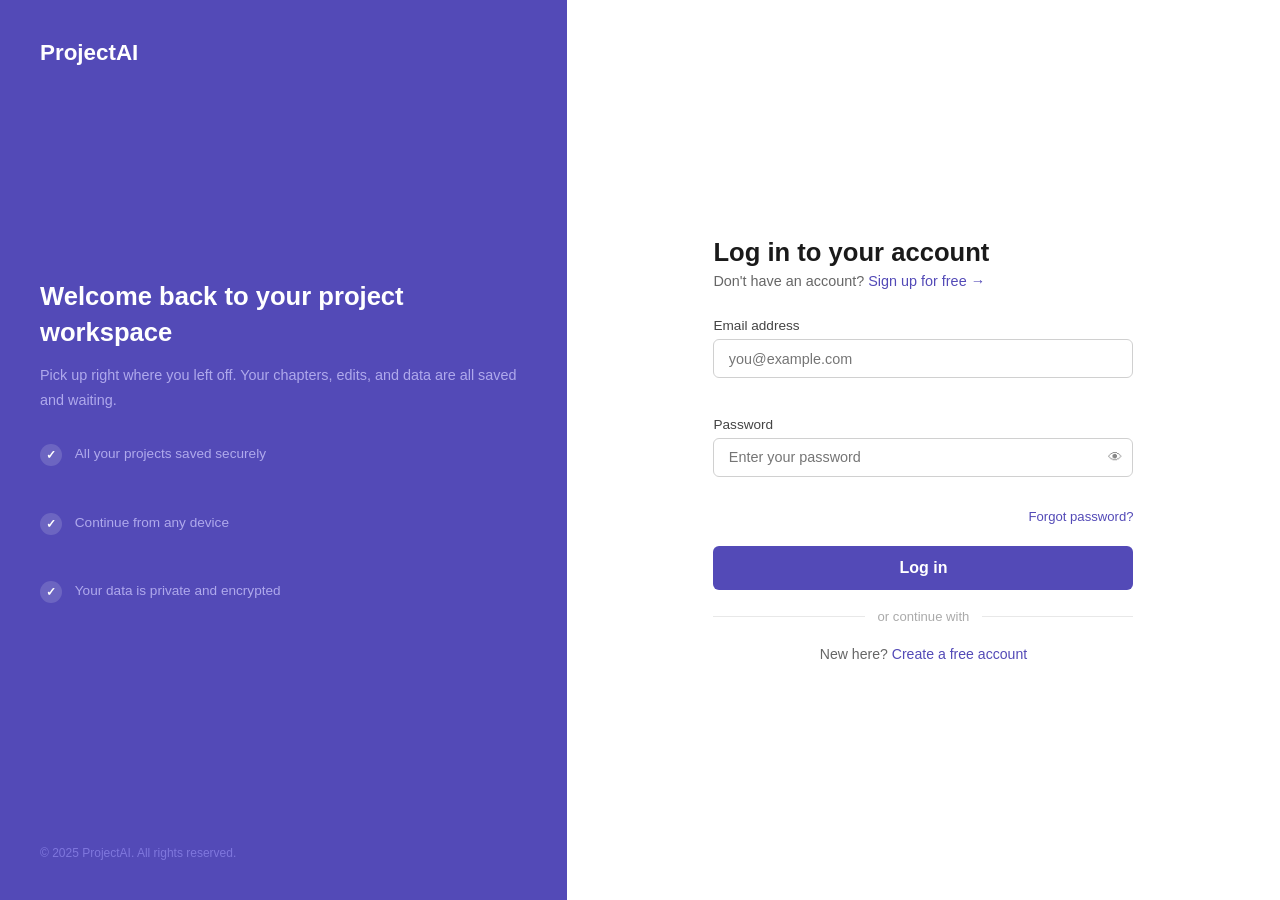
<file: Dashboard.html>
<!DOCTYPE html>
<html lang="en">
<head>
  <meta charset="UTF-8" />
  <meta name="viewport" content="width=device-width, initial-scale=1.0"/>
  <title>ProjectAI — Dashboard</title>
  <style>
    *, *::before, *::after { box-sizing: border-box; margin: 0; padding: 0; }

    body {
      font-family: -apple-system, BlinkMacSystemFont, 'Segoe UI', Roboto, sans-serif;
      color: #1a1a1a;
      background: #f7f6fe;
    }

    /* ── Layout ── */
    .layout {
      display: flex;
      min-height: 100vh;
    }

    /* ── Sidebar ── */
    .sidebar {
      width: 220px;
      background: #fff;
      border-right: 1px solid #e8e8e8;
      display: flex;
      flex-direction: column;
      justify-content: space-between;
      padding: 1.5rem 0;
      transition: width 0.25s ease;
      overflow: hidden;
      flex-shrink: 0;
      position: fixed;
      top: 0;
      left: 0;
      height: 100vh;
      z-index: 50;
    }

    .sidebar.collapsed { width: 60px; }

    .sidebar-top {
      padding: 0 1rem 1.2rem;
      border-bottom: 1px solid #e8e8e8;
      margin-bottom: 1rem;
      display: flex;
      align-items: center;
      justify-content: space-between;
    }

    .sidebar-logo {
      font-size: 1.2rem;
      font-weight: 700;
      color: #534AB7;
      white-space: nowrap;
      transition: opacity 0.15s;
      text-decoration: none;
    }

    .sidebar.collapsed .sidebar-logo { opacity: 0; width: 0; overflow: hidden; }

    .toggle-btn {
      min-width: 28px;
      height: 28px;
      border-radius: 6px;
      border: 1px solid #e8e8e8;
      background: #f7f6fe;
      cursor: pointer;
      display: flex;
      align-items: center;
      justify-content: center;
      flex-shrink: 0;
    }

    .toggle-btn svg {
      width: 14px;
      height: 14px;
      stroke: #666;
      fill: none;
      stroke-width: 2;
      transition: transform 0.2s;
    }

    .sidebar.collapsed .toggle-btn svg { transform: rotate(180deg); }

    .sidebar-nav {
      display: flex;
      flex-direction: column;
      gap: 2px;
      padding: 0 0.6rem;
      flex: 1;
    }

    .nav-item {
      display: flex;
      align-items: center;
      gap: 0.7rem;
      padding: 0.65rem 0.7rem;
      border-radius: 8px;
      font-size: 0.88rem;
      color: #555;
      cursor: pointer;
      white-space: nowrap;
      text-decoration: none;
      position: relative;
      transition: background 0.15s;
    }

    .nav-item:hover { background: #f7f6fe; color: #534AB7; }
    .nav-item.active { background: #EEEDFE; color: #3C3489; font-weight: 600; }

    .nav-item svg {
      min-width: 18px;
      width: 18px;
      height: 18px;
      stroke: currentColor;
      fill: none;
      stroke-width: 1.8;
      flex-shrink: 0;
    }

    .nav-label { transition: opacity 0.15s; }
    .sidebar.collapsed .nav-label { opacity: 0; width: 0; overflow: hidden; }

    .nav-tooltip {
      display: none;
      position: absolute;
      left: 52px;
      background: #1a1a1a;
      color: #fff;
      border-radius: 6px;
      padding: 0.3rem 0.8rem;
      font-size: 0.8rem;
      white-space: nowrap;
      z-index: 100;
      pointer-events: none;
    }

    .sidebar.collapsed .nav-item:hover .nav-tooltip { display: block; }

    .sidebar-bottom { padding: 0 0.6rem; }

    .user-card {
      display: flex;
      align-items: center;
      gap: 0.7rem;
      padding: 0.7rem;
      border-radius: 8px;
      border: 1px solid #e8e8e8;
      background: #f7f6fe;
      overflow: hidden;
      cursor: pointer;
    }

    .avatar {
      min-width: 32px;
      width: 32px;
      height: 32px;
      border-radius: 50%;
      background: #EEEDFE;
      display: flex;
      align-items: center;
      justify-content: center;
      font-size: 0.75rem;
      font-weight: 700;
      color: #3C3489;
      flex-shrink: 0;
    }

    .user-info { overflow: hidden; transition: opacity 0.15s; }
    .user-info p { font-size: 0.82rem; font-weight: 600; white-space: nowrap; }
    .user-info span { font-size: 0.75rem; color: #888; white-space: nowrap; }
    .sidebar.collapsed .user-info { opacity: 0; width: 0; }

    /* ── Mobile Overlay ── */
    .mobile-overlay {
      display: none;
      position: fixed;
      inset: 0;
      background: rgba(0,0,0,0.4);
      z-index: 40;
    }
    .mobile-overlay.visible { display: block; }

    /* ── Main Content ── */
    .main {
      flex: 1;
      margin-left: 220px;
      transition: margin-left 0.25s ease;
      min-width: 0;
    }

    .main.expanded { margin-left: 60px; }

    /* ── Topbar ── */
    .topbar {
      background: #fff;
      border-bottom: 1px solid #e8e8e8;
      padding: 1rem 1.5rem;
      display: flex;
      justify-content: space-between;
      align-items: center;
      gap: 1rem;
      position: sticky;
      top: 0;
      z-index: 30;
    }

    .topbar-left {
      display: flex;
      align-items: center;
      gap: 0.8rem;
    }

    .hamburger {
      display: none;
      width: 34px;
      height: 34px;
      border-radius: 6px;
      border: 1px solid #e8e8e8;
      background: transparent;
      cursor: pointer;
      align-items: center;
      justify-content: center;
      flex-shrink: 0;
    }

    .hamburger svg {
      width: 16px;
      height: 16px;
      stroke: #555;
      fill: none;
      stroke-width: 2;
    }

    .topbar h1 { font-size: 1.1rem; font-weight: 700; }
    .topbar p { font-size: 0.82rem; color: #888; margin-top: 2px; }

    .btn-new {
      display: flex;
      align-items: center;
      gap: 0.4rem;
      padding: 0.6rem 1.2rem;
      background: #534AB7;
      color: #fff;
      border: none;
      border-radius: 6px;
      font-size: 0.88rem;
      font-weight: 600;
      cursor: pointer;
      white-space: nowrap;
      transition: background 0.2s;
      font-family: inherit;
    }

    .btn-new:hover { background: #3C3489; }

    .btn-new svg {
      width: 15px;
      height: 15px;
      stroke: #fff;
      fill: none;
      stroke-width: 2.5;
    }

    /* ── Page Body ── */
    .page-body { padding: 1.8rem 1.5rem; }

    /* ── Stats ── */
    .stats-grid {
      display: grid;
      grid-template-columns: repeat(auto-fit, minmax(140px, 1fr));
      gap: 1rem;
      margin-bottom: 2rem;
    }

    .stat-card {
      background: #fff;
      border: 1px solid #e8e8e8;
      border-radius: 10px;
      padding: 1.2rem;
    }

    .stat-card span {
      font-size: 0.78rem;
      color: #888;
      display: block;
      margin-bottom: 0.3rem;
    }

    .stat-card p {
      font-size: 1.8rem;
      font-weight: 700;
      color: #534AB7;
    }

    /* ── Section Header ── */
    .section-header {
      display: flex;
      justify-content: space-between;
      align-items: center;
      margin-bottom: 1.2rem;
      flex-wrap: wrap;
      gap: 0.8rem;
    }

    .section-header h2 { font-size: 1rem; font-weight: 700; }

    .filter-tabs {
      display: flex;
      gap: 0.4rem;
    }

    .tab {
      padding: 0.35rem 0.9rem;
      border-radius: 20px;
      font-size: 0.8rem;
      border: 1px solid #e8e8e8;
      background: transparent;
      color: #666;
      cursor: pointer;
      transition: all 0.15s;
      font-family: inherit;
    }

    .tab.active {
      background: #EEEDFE;
      color: #3C3489;
      border-color: #AFA9EC;
      font-weight: 600;
    }

    /* ── Projects Grid ── */
    .projects-grid {
      display: grid;
      grid-template-columns: repeat(auto-fill, minmax(260px, 1fr));
      gap: 1.2rem;
    }

    .project-card {
      background: #fff;
      border: 1px solid #e8e8e8;
      border-radius: 10px;
      padding: 1.3rem;
      cursor: pointer;
      transition: box-shadow 0.2s, transform 0.2s;
      text-decoration: none;
      color: inherit;
      display: block;
    }

    .project-card:hover {
      box-shadow: 0 6px 20px rgba(83,74,183,0.1);
      transform: translateY(-3px);
    }

    .project-card-top {
      display: flex;
      justify-content: space-between;
      align-items: flex-start;
      margin-bottom: 0.8rem;
    }

    .project-icon {
      width: 36px;
      height: 36px;
      border-radius: 8px;
      background: #EEEDFE;
      display: flex;
      align-items: center;
      justify-content: center;
    }

    .project-icon svg {
      width: 18px;
      height: 18px;
      stroke: #534AB7;
      fill: none;
      stroke-width: 1.8;
    }

    .status-badge {
      font-size: 0.72rem;
      padding: 0.25rem 0.7rem;
      border-radius: 20px;
      font-weight: 500;
    }

    .status-progress { background: #E1F5EE; color: #085041; }
    .status-done { background: #EEEDFE; color: #3C3489; }
    .status-draft { background: #f0f0f0; color: #666; }

    .project-card h3 {
      font-size: 0.9rem;
      font-weight: 600;
      margin-bottom: 0.3rem;
      line-height: 1.4;
    }

    .project-dept {
      font-size: 0.78rem;
      color: #888;
      margin-bottom: 1rem;
    }

    .progress-bar {
      height: 5px;
      background: #f0f0f0;
      border-radius: 3px;
      margin-bottom: 0.4rem;
      overflow: hidden;
    }

    .progress-fill {
      height: 100%;
      background: #534AB7;
      border-radius: 3px;
      transition: width 0.3s;
    }

    .progress-labels {
      display: flex;
      justify-content: space-between;
    }

    .progress-labels span { font-size: 0.75rem; color: #888; }

    .project-footer {
      display: flex;
      justify-content: space-between;
      align-items: center;
      margin-top: 1rem;
      padding-top: 0.8rem;
      border-top: 1px solid #f0f0f0;
    }

    .project-footer span { font-size: 0.75rem; color: #aaa; }

    .chapter-dots {
      display: flex;
      gap: 4px;
    }

    .dot {
      width: 9px;
      height: 9px;
      border-radius: 50%;
      background: #e8e8e8;
      border: 1px solid #ddd;
    }

    .dot.done { background: #534AB7; border-color: #534AB7; }
    .dot.active { background: #38a169; border-color: #38a169; }

    /* ── New Project Card ── */
    .new-project-card {
      background: #fff;
      border: 2px dashed #d0d0d0;
      border-radius: 10px;
      padding: 1.3rem;
      cursor: pointer;
      display: flex;
      flex-direction: column;
      align-items: center;
      justify-content: center;
      min-height: 180px;
      gap: 0.8rem;
      transition: border-color 0.2s, background 0.2s;
      text-decoration: none;
    }

    .new-project-card:hover {
      border-color: #534AB7;
      background: #f7f6fe;
    }

    .new-project-icon {
      width: 40px;
      height: 40px;
      border-radius: 50%;
      background: #EEEDFE;
      display: flex;
      align-items: center;
      justify-content: center;
    }

    .new-project-icon svg {
      width: 20px;
      height: 20px;
      stroke: #534AB7;
      fill: none;
      stroke-width: 2.2;
    }

    .new-project-card p {
      font-size: 0.88rem;
      color: #888;
      font-weight: 500;
    }

    /* ── Modal ── */
    .modal-overlay {
      display: none;
      position: fixed;
      inset: 0;
      background: rgba(0,0,0,0.5);
      z-index: 200;
      align-items: center;
      justify-content: center;
      padding: 1rem;
    }

    .modal-overlay.visible { display: flex; }

    .modal {
      background: #fff;
      border-radius: 12px;
      padding: 2rem;
      width: 100%;
      max-width: 480px;
      position: relative;
    }

    .modal h2 { font-size: 1.2rem; font-weight: 700; margin-bottom: 0.4rem; }
    .modal p { font-size: 0.88rem; color: #666; margin-bottom: 1.5rem; }

    .modal-close {
      position: absolute;
      top: 1rem;
      right: 1rem;
      background: none;
      border: none;
      font-size: 1.2rem;
      cursor: pointer;
      color: #888;
      line-height: 1;
    }

    .modal .form-group { margin-bottom: 1rem; }

    .modal .form-group label {
      display: block;
      font-size: 0.85rem;
      font-weight: 500;
      color: #444;
      margin-bottom: 0.4rem;
    }

    .modal .form-group input,
    .modal .form-group select,
    .modal .form-group textarea {
      width: 100%;
      padding: 0.65rem 0.9rem;
      border: 1px solid #d0d0d0;
      border-radius: 6px;
      font-size: 0.9rem;
      color: #1a1a1a;
      background: #fff;
      font-family: inherit;
      transition: border-color 0.2s;
    }

    .modal .form-group textarea { resize: vertical; min-height: 80px; }

    .modal .form-group input:focus,
    .modal .form-group select:focus,
    .modal .form-group textarea:focus {
      outline: none;
      border-color: #534AB7;
      box-shadow: 0 0 0 3px rgba(83,74,183,0.1);
    }

    .modal-footer {
      display: flex;
      gap: 0.8rem;
      justify-content: flex-end;
      margin-top: 1.5rem;
    }

    .btn-cancel {
      padding: 0.65rem 1.2rem;
      border: 1px solid #d0d0d0;
      border-radius: 6px;
      background: transparent;
      font-size: 0.88rem;
      cursor: pointer;
      font-family: inherit;
      transition: background 0.2s;
    }

    .btn-cancel:hover { background: #f5f5f5; }

    .btn-create {
      padding: 0.65rem 1.4rem;
      background: #534AB7;
      color: #fff;
      border: none;
      border-radius: 6px;
      font-size: 0.88rem;
      font-weight: 600;
      cursor: pointer;
      font-family: inherit;
      transition: background 0.2s;
    }

    .btn-create:hover { background: #3C3489; }

    /* ── Empty State ── */
    .empty-state {
      text-align: center;
      padding: 3rem 1rem;
      color: #888;
    }

    .empty-state p { font-size: 0.9rem; margin-top: 0.5rem; }

    /* ── Responsive ── */
    @media (max-width: 768px) {
      .sidebar {
        transform: translateX(-100%);
        width: 240px !important;
        transition: transform 0.25s ease;
      }

      .sidebar.mobile-open { transform: translateX(0); }
      .main { margin-left: 0 !important; }
      .hamburger { display: flex; }
      .topbar { padding: 0.9rem 1rem; }
      .page-body { padding: 1.2rem 1rem; }
      .stats-grid { grid-template-columns: repeat(2, 1fr); }
      .projects-grid { grid-template-columns: 1fr; }
    }
  </style>
</head>
<body>

  <!-- Mobile Overlay -->
  <div class="mobile-overlay" id="mobileOverlay" onclick="closeSidebar()"></div>

  <!-- New Project Modal -->
  <div class="modal-overlay" id="newProjectModal">
    <div class="modal">
      <button class="modal-close" onclick="closeModal()">&#x2715;</button>
      <h2>Start a new project</h2>
      <p>Fill in the details below and the AI will get started on your project.</p>

      <div class="form-group">
        <label for="projectTitle">Research topic / Project title</label>
        <input type="text" id="projectTitle" placeholder="e.g. Impact of social media on academic performance" />
      </div>

      <div class="form-group">
        <label for="projectDept">Department / Course</label>
        <input type="text" id="projectDept" placeholder="e.g. Mass Communication" />
      </div>

      <div class="form-group">
        <label for="projectLevel">Degree level</label>
        <select id="projectLevel">
          <option value="">Select level</option>
          <option>Undergraduate (B.Sc / B.A / B.Ed)</option>
          <option>Postgraduate (M.Sc / MBA)</option>
          <option>Postgraduate (PhD)</option>
        </select>
      </div>

      <div class="form-group">
        <label for="projectDesc">Brief description (optional)</label>
        <textarea id="projectDesc" placeholder="Give the AI a brief idea of what your project is about..."></textarea>
      </div>

      <div class="modal-footer">
        <button class="btn-cancel" onclick="closeModal()">Cancel</button>
        <button class="btn-create" onclick="createProject()">Create project &rarr;</button>
      </div>
    </div>
  </div>

  <div class="layout">

    <!-- Sidebar -->
    <aside class="sidebar" id="sidebar">
      <div>
        <div class="sidebar-top">
          <a href="index.html" class="sidebar-logo">ProjectAI</a>
          <button class="toggle-btn" onclick="toggleSidebar()">
            <svg viewBox="0 0 24 24"><polyline points="15 18 9 12 15 6"/></svg>
          </button>
        </div>
        <nav class="sidebar-nav">
          <a href="dashboard.html" class="nav-item active">
            <svg viewBox="0 0 24 24"><rect x="3" y="3" width="7" height="7"/><rect x="14" y="3" width="7" height="7"/><rect x="3" y="14" width="7" height="7"/><rect x="14" y="14" width="7" height="7"/></svg>
            <span class="nav-label">Dashboard</span>
            <span class="nav-tooltip">Dashboard</span>
          </a>
          <a href="editor.html" class="nav-item">
            <svg viewBox="0 0 24 24"><path d="M14 2H6a2 2 0 0 0-2 2v16a2 2 0 0 0 2 2h12a2 2 0 0 0 2-2V8z"/><polyline points="14 2 14 8 20 8"/></svg>
            <span class="nav-label">My Projects</span>
            <span class="nav-tooltip">My Projects</span>
          </a>
          <a href="history.html" class="nav-item">
            <svg viewBox="0 0 24 24"><circle cx="12" cy="12" r="10"/><polyline points="12 6 12 12 16 14"/></svg>
            <span class="nav-label">History</span>
            <span class="nav-tooltip">History</span>
          </a>
          <a href="#" class="nav-item">
            <svg viewBox="0 0 24 24"><circle cx="12" cy="12" r="3"/><path d="M19.07 4.93a10 10 0 0 1 0 14.14M4.93 4.93a10 10 0 0 0 0 14.14"/></svg>
            <span class="nav-label">Settings</span>
            <span class="nav-tooltip">Settings</span>
          </a>
          <a href="index.html" class="nav-item" style="margin-top: auto; color: #e53e3e;">
            <svg viewBox="0 0 24 24"><path d="M9 21H5a2 2 0 0 1-2-2V5a2 2 0 0 1 2-2h4"/><polyline points="16 17 21 12 16 7"/><line x1="21" y1="12" x2="9" y2="12"/></svg>
            <span class="nav-label">Log out</span>
            <span class="nav-tooltip">Log out</span>
          </a>
        </nav>
      </div>
      <div class="sidebar-bottom">
        <div class="user-card">
          <div class="avatar">AO</div>
          <div class="user-info">
            <p>Akacgi O.</p>
            <span>Student plan</span>
          </div>
        </div>
      </div>
    </aside>

    <!-- Main Content -->
    <div class="main" id="main">

      <!-- Topbar -->
      <div class="topbar">
        <div class="topbar-left">
          <button class="hamburger" onclick="openSidebar()">
            <svg viewBox="0 0 24 24"><line x1="3" y1="6" x2="21" y2="6"/><line x1="3" y1="12" x2="21" y2="12"/><line x1="3" y1="18" x2="21" y2="18"/></svg>
          </button>
          <div>
            <h1>My Dashboard</h1>
            <p>Welcome back, Akacgi. Here are your projects.</p>
          </div>
        </div>
        <button class="btn-new" onclick="openModal()">
          <svg viewBox="0 0 24 24"><line x1="12" y1="5" x2="12" y2="19"/><line x1="5" y1="12" x2="19" y2="12"/></svg>
          New project
        </button>
      </div>

      <!-- Page Body -->
      <div class="page-body">

        <!-- Stats -->
        <div class="stats-grid">
          <div class="stat-card">
            <span>Total projects</span>
            <p id="totalProjects">3</p>
          </div>
          <div class="stat-card">
            <span>In progress</span>
            <p id="inProgressCount">2</p>
          </div>
          <div class="stat-card">
            <span>Completed</span>
            <p id="completedCount">1</p>
          </div>
          <div class="stat-card">
            <span>Downloads</span>
            <p>3</p>
          </div>
        </div>

        <!-- Projects -->
        <div class="section-header">
          <h2>All projects</h2>
          <div class="filter-tabs">
            <button class="tab active" onclick="filterProjects('all', this)">All</button>
            <button class="tab" onclick="filterProjects('progress', this)">In progress</button>
            <button class="tab" onclick="filterProjects('completed', this)">Completed</button>
          </div>
        </div>

        <div class="projects-grid" id="projectsGrid"></div>

      </div>
    </div>
  </div>

  <script>
    const API_URL = 'https://projectai-backend-production.up.railway.app';
    let projects = [];
    let currentFilter = 'all';

    const token = localStorage.getItem('token');
    const user = JSON.parse(localStorage.getItem('user') || '{}');

    if (!token) window.location.href = 'login.html';

    if (user.firstName) {
      const userInfoEl = document.querySelector('.user-info p');
      const avatarEl = document.querySelector('.avatar');
      const welcomeEl = document.querySelector('.topbar p');
      if (userInfoEl) userInfoEl.textContent = user.firstName + ' ' + (user.lastName || '');
      if (avatarEl) avatarEl.textContent = (user.firstName[0] + (user.lastName ? user.lastName[0] : '')).toUpperCase();
      if (welcomeEl) welcomeEl.textContent = `Welcome back, ${user.firstName}. Here are your projects.`;
    }

    function fetchProjects() {
      fetch(API_URL + '/api/projects', {
        headers: { 'Authorization': 'Bearer ' + token }
      })
      .then(res => res.json())
      .then(data => {
        projects = data.map(p => ({
          id: p.id,
          title: p.title,
          dept: (p.department || 'General') + ' · ' + (p.level || 'Undergraduate'),
          status: p.status,
          chapter: p.current_chapter || 1,
          total: 5,
          updated: formatDate(p.updated_at),
          dots: generateDots(p.current_chapter || 1, p.status)
        }));
        renderProjects(currentFilter);
      })
      .catch(err => {
        console.error('Error fetching projects:', err);
        renderProjects(currentFilter);
      });
    }

    function formatDate(dateString) {
      if (!dateString) return 'Just now';
      const date = new Date(dateString);
      const now = new Date();
      const diff = Math.floor((now - date) / 1000);
      if (diff < 60) return 'Just now';
      if (diff < 3600) return Math.floor(diff / 60) + ' minutes ago';
      if (diff < 86400) return Math.floor(diff / 3600) + ' hours ago';
      if (diff < 604800) return Math.floor(diff / 86400) + ' days ago';
      return date.toLocaleDateString();
    }

    function generateDots(currentChapter, status) {
      const dots = [];
      for (let i = 1; i <= 5; i++) {
        if (status === 'completed') dots.push('done');
        else if (i < currentChapter) dots.push('done');
        else if (i === currentChapter) dots.push('active');
        else dots.push('');
      }
      return dots;
    }

    function renderProjects(filter) {
      const grid = document.getElementById('projectsGrid');
      const filtered = filter === 'all' ? projects : projects.filter(p => p.status === filter);

      grid.innerHTML = '';

      if (filtered.length === 0 && filter === 'all') {
        const empty = document.createElement('div');
        empty.style.cssText = 'grid-column: 1/-1; text-align: center; padding: 3rem; color: #888;';
        empty.innerHTML = '<p style="font-size:1rem;margin-bottom:0.5rem;">No projects yet</p><p style="font-size:0.85rem;">Click the New project button to get started!</p>';
        grid.appendChild(empty);
      }

      filtered.forEach(p => {
        const percent = Math.round((p.chapter / p.total) * 100);
        const statusLabel = p.status === 'completed' ? 'Completed' : 'In progress';
        const statusClass = p.status === 'completed' ? 'status-done' : 'status-progress';
        const dots = p.dots.map(d => `<div class="dot ${d}"></div>`).join('');

        const card = document.createElement('div');
        card.className = 'project-card';
        card.onclick = () => openProject(p.id, p.title);
        card.innerHTML = `
          <div class="project-card-top">
            <div class="project-icon">
              <svg viewBox="0 0 24 24"><path d="M14 2H6a2 2 0 0 0-2 2v16a2 2 0 0 0 2 2h12a2 2 0 0 0 2-2V8z"/><polyline points="14 2 14 8 20 8"/><line x1="16" y1="13" x2="8" y2="13"/><line x1="16" y1="17" x2="8" y2="17"/></svg>
            </div>
            <span class="status-badge ${statusClass}">${statusLabel}</span>
          </div>
          <h3>${p.title}</h3>
          <p class="project-dept">${p.dept}</p>
          <div class="progress-bar">
            <div class="progress-fill" style="width: ${percent}%"></div>
          </div>
          <div class="progress-labels">
            <span>${p.status === 'completed' ? 'All chapters done' : 'Chapter ' + p.chapter + ' of ' + p.total}</span>
            <span>${percent}%</span>
          </div>
          <div class="project-footer">
            <span>Updated ${p.updated}</span>
            <div class="chapter-dots">${dots}</div>
          </div>
        `;
        grid.appendChild(card);
      });

      const newCard = document.createElement('div');
      newCard.className = 'new-project-card';
      newCard.onclick = openModal;
      newCard.innerHTML = `
        <div class="new-project-icon">
          <svg viewBox="0 0 24 24"><line x1="12" y1="5" x2="12" y2="19"/><line x1="5" y1="12" x2="19" y2="12"/></svg>
        </div>
        <p>Start a new project</p>
      `;
      grid.appendChild(newCard);

      document.getElementById('totalProjects').textContent = projects.length;
      document.getElementById('inProgressCount').textContent = projects.filter(p => p.status === 'progress').length;
      document.getElementById('completedCount').textContent = projects.filter(p => p.status === 'completed').length;
    }

    function openProject(id, title) {
      localStorage.setItem('projectId', id);
      localStorage.setItem('projectTitle', title);
      window.location.href = 'editor.html';
    }

    function filterProjects(filter, btn) {
      currentFilter = filter;
      document.querySelectorAll('.tab').forEach(t => t.classList.remove('active'));
      btn.classList.add('active');
      renderProjects(filter);
    }

    function toggleSidebar() {
      const sidebar = document.getElementById('sidebar');
      const main = document.getElementById('main');
      sidebar.classList.toggle('collapsed');
      main.classList.toggle('expanded');
    }

    function openSidebar() {
      document.getElementById('sidebar').classList.add('mobile-open');
      document.getElementById('mobileOverlay').classList.add('visible');
    }

    function closeSidebar() {
      document.getElementById('sidebar').classList.remove('mobile-open');
      document.getElementById('mobileOverlay').classList.remove('visible');
    }

    function openModal() {
      document.getElementById('newProjectModal').classList.add('visible');
    }

    function closeModal() {
      document.getElementById('newProjectModal').classList.remove('visible');
      document.getElementById('projectTitle').value = '';
      document.getElementById('projectDept').value = '';
      document.getElementById('projectLevel').value = '';
      document.getElementById('projectDesc').value = '';
    }

    function createProject() {
      const title = document.getElementById('projectTitle').value.trim();
      const dept = document.getElementById('projectDept').value.trim();
      const level = document.getElementById('projectLevel').value;
      const desc = document.getElementById('projectDesc').value.trim();

      if (!title) { alert('Please enter a project title.'); return; }
      if (!dept) { alert('Please enter your department.'); return; }
      if (!level) { alert('Please select your degree level.'); return; }

      const createBtn = document.querySelector('.btn-create');
      createBtn.textContent = 'Creating...';
      createBtn.disabled = true;

      fetch(API_URL + '/api/projects', {
        method: 'POST',
        headers: {
          'Content-Type': 'application/json',
          'Authorization': 'Bearer ' + token
        },
        body: JSON.stringify({
          title,
          department: dept,
          level,
          description: desc
        })
      })
      .then(res => res.json())
      .then(data => {
        createBtn.textContent = 'Create project →';
        createBtn.disabled = false;
        closeModal();
        if (data.id) {
          localStorage.setItem('projectId', data.id);
          localStorage.setItem('projectTitle', data.title);
          window.location.href = 'editor.html';
        } else {
          alert(data.message || 'Error creating project. Please try again.');
        }
      })
      .catch(err => {
        createBtn.textContent = 'Create project →';
        createBtn.disabled = false;
        alert('Could not connect to server. Please try again.');
      });
    }

    fetchProjects();
  </script>

</body>
</html>
</file>
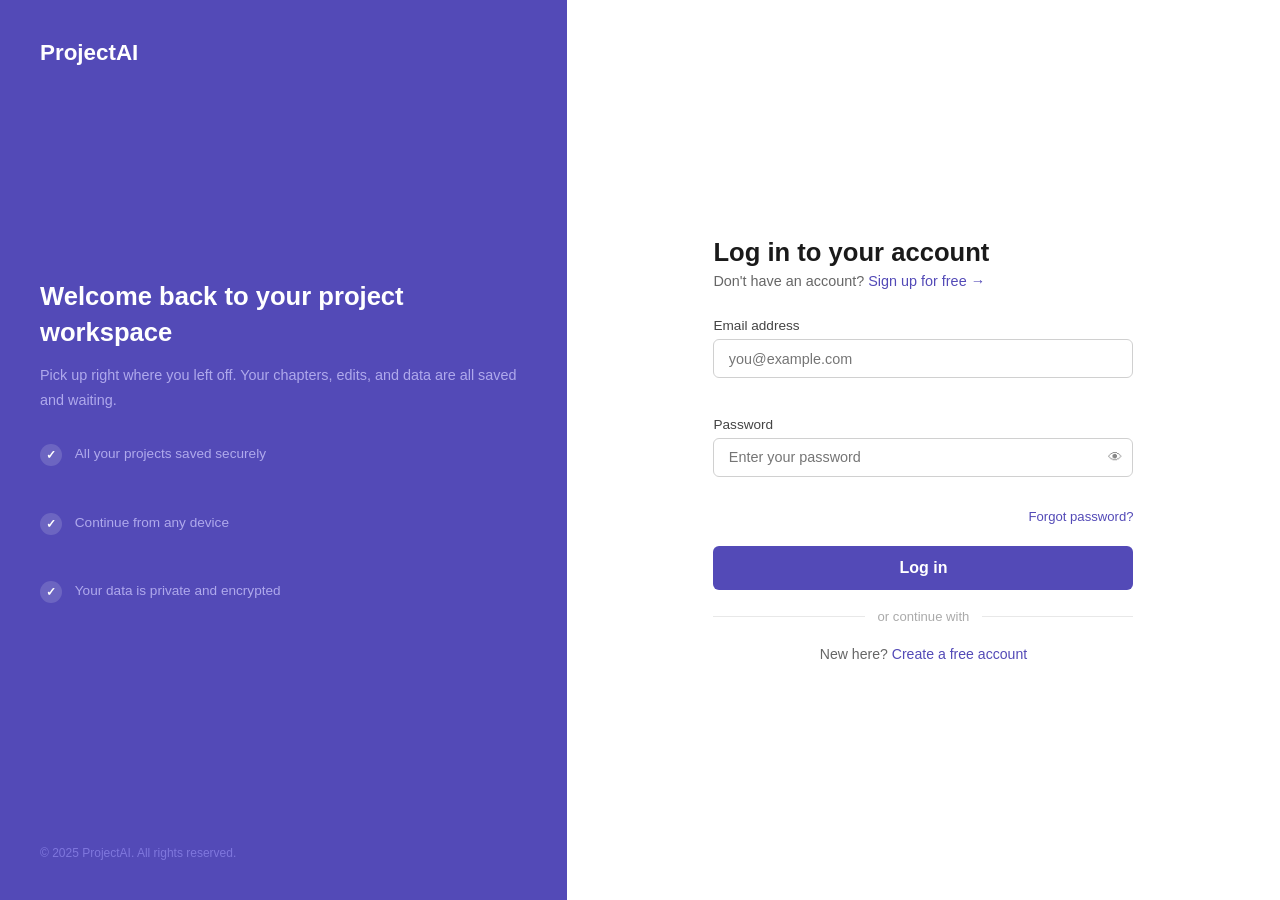
<file: history.html>
<!DOCTYPE html>
<html lang="en">
<head>
  <meta charset="UTF-8" />
  <meta name="viewport" content="width=device-width, initial-scale=1.0"/>
  <title>ProjectAI — History</title>
  <style>
    *, *::before, *::after { box-sizing: border-box; margin: 0; padding: 0; }
    body { font-family: -apple-system, BlinkMacSystemFont, 'Segoe UI', Roboto, sans-serif; color: #1a1a1a; background: #f7f6fe; }
    .layout { display: flex; min-height: 100vh; }
    .sidebar { width: 220px; background: #fff; border-right: 1px solid #e8e8e8; display: flex; flex-direction: column; justify-content: space-between; padding: 1.5rem 0; transition: width 0.25s ease; overflow: hidden; flex-shrink: 0; position: fixed; top: 0; left: 0; height: 100vh; z-index: 50; }
    .sidebar.collapsed { width: 60px; }
    .sidebar-top { padding: 0 1rem 1.2rem; border-bottom: 1px solid #e8e8e8; margin-bottom: 1rem; display: flex; align-items: center; justify-content: space-between; }
    .sidebar-logo { font-size: 1.2rem; font-weight: 700; color: #534AB7; white-space: nowrap; transition: opacity 0.15s; text-decoration: none; }
    .sidebar.collapsed .sidebar-logo { opacity: 0; width: 0; overflow: hidden; }
    .toggle-btn { min-width: 28px; height: 28px; border-radius: 6px; border: 1px solid #e8e8e8; background: #f7f6fe; cursor: pointer; display: flex; align-items: center; justify-content: center; flex-shrink: 0; }
    .toggle-btn svg { width: 14px; height: 14px; stroke: #666; fill: none; stroke-width: 2; transition: transform 0.2s; }
    .sidebar.collapsed .toggle-btn svg { transform: rotate(180deg); }
    .sidebar-nav { display: flex; flex-direction: column; gap: 2px; padding: 0 0.6rem; flex: 1; }
    .nav-item { display: flex; align-items: center; gap: 0.7rem; padding: 0.65rem 0.7rem; border-radius: 8px; font-size: 0.88rem; color: #555; cursor: pointer; white-space: nowrap; text-decoration: none; position: relative; transition: background 0.15s; }
    .nav-item:hover { background: #f7f6fe; color: #534AB7; }
    .nav-item.active { background: #EEEDFE; color: #3C3489; font-weight: 600; }
    .nav-item svg { min-width: 18px; width: 18px; height: 18px; stroke: currentColor; fill: none; stroke-width: 1.8; flex-shrink: 0; }
    .nav-label { transition: opacity 0.15s; }
    .sidebar.collapsed .nav-label { opacity: 0; width: 0; overflow: hidden; }
    .sidebar-bottom { padding: 0 0.6rem; }
    .user-card { display: flex; align-items: center; gap: 0.7rem; padding: 0.7rem; border-radius: 8px; border: 1px solid #e8e8e8; background: #f7f6fe; overflow: hidden; }
    .avatar { min-width: 32px; width: 32px; height: 32px; border-radius: 50%; background: #EEEDFE; display: flex; align-items: center; justify-content: center; font-size: 0.75rem; font-weight: 700; color: #3C3489; flex-shrink: 0; }
    .user-info { overflow: hidden; transition: opacity 0.15s; }
    .user-info p { font-size: 0.82rem; font-weight: 600; white-space: nowrap; }
    .user-info span { font-size: 0.75rem; color: #888; white-space: nowrap; }
    .sidebar.collapsed .user-info { opacity: 0; width: 0; }
    .mobile-overlay { display: none; position: fixed; inset: 0; background: rgba(0,0,0,0.4); z-index: 40; }
    .mobile-overlay.visible { display: block; }
    .main { flex: 1; margin-left: 220px; transition: margin-left 0.25s ease; min-width: 0; }
    .main.expanded { margin-left: 60px; }
    .topbar { background: #fff; border-bottom: 1px solid #e8e8e8; padding: 1rem 1.5rem; display: flex; justify-content: space-between; align-items: center; gap: 1rem; position: sticky; top: 0; z-index: 30; }
    .topbar-left { display: flex; align-items: center; gap: 0.8rem; }
    .hamburger { display: none; width: 34px; height: 34px; border-radius: 6px; border: 1px solid #e8e8e8; background: transparent; cursor: pointer; align-items: center; justify-content: center; flex-shrink: 0; }
    .hamburger svg { width: 16px; height: 16px; stroke: #555; fill: none; stroke-width: 2; }
    .topbar h1 { font-size: 1.1rem; font-weight: 700; }
    .topbar p { font-size: 0.82rem; color: #888; margin-top: 2px; }
    .page-body { padding: 1.8rem 1.5rem; }
    .history-filters { display: flex; gap: 0.6rem; margin-bottom: 1.5rem; flex-wrap: wrap; }
    .filter-btn { padding: 0.4rem 1rem; border-radius: 20px; font-size: 0.82rem; border: 1px solid #e8e8e8; background: transparent; color: #666; cursor: pointer; font-family: inherit; transition: all 0.15s; }
    .filter-btn.active { background: #EEEDFE; color: #3C3489; border-color: #AFA9EC; font-weight: 600; }
    .history-list { display: flex; flex-direction: column; gap: 1rem; }
    .history-card { background: #fff; border: 1px solid #e8e8e8; border-radius: 10px; padding: 1.3rem; }
    .history-card-header { display: flex; justify-content: space-between; align-items: flex-start; margin-bottom: 0.8rem; gap: 1rem; }
    .history-card-header h3 { font-size: 0.88rem; font-weight: 600; color: #534AB7; }
    .history-card-header span { font-size: 0.75rem; color: #aaa; white-space: nowrap; }
    .history-prompt { background: #f7f6fe; border-radius: 6px; padding: 0.7rem 1rem; margin-bottom: 0.8rem; }
    .history-prompt p { font-size: 0.82rem; color: #555; line-height: 1.5; }
    .history-prompt .label { font-size: 0.72rem; color: #888; font-weight: 600; margin-bottom: 0.3rem; text-transform: uppercase; letter-spacing: 0.05em; }
    .history-response { border: 1px solid #e8e8e8; border-radius: 6px; padding: 0.7rem 1rem; }
    .history-response p { font-size: 0.82rem; color: #333; line-height: 1.6; max-height: 100px; overflow: hidden; position: relative; }
    .history-response p::after { content: ''; position: absolute; bottom: 0; left: 0; right: 0; height: 30px; background: linear-gradient(transparent, #fff); }
    .history-response .label { font-size: 0.72rem; color: #888; font-weight: 600; margin-bottom: 0.3rem; text-transform: uppercase; letter-spacing: 0.05em; }
    .history-actions { display: flex; gap: 0.5rem; margin-top: 0.8rem; }
    .action-btn { padding: 0.35rem 0.8rem; border: 1px solid #e8e8e8; border-radius: 6px; font-size: 0.75rem; background: transparent; color: #555; cursor: pointer; font-family: inherit; transition: all 0.15s; }
    .action-btn:hover { background: #f7f6fe; border-color: #534AB7; color: #534AB7; }
    .empty-state { text-align: center; padding: 4rem 1rem; color: #888; }
    .empty-state p { font-size: 0.9rem; margin-top: 0.5rem; }
    .loading-spinner { width: 30px; height: 30px; border: 3px solid #EEEDFE; border-top-color: #534AB7; border-radius: 50%; animation: spin 0.8s linear infinite; margin: 3rem auto; }
    @keyframes spin { to { transform: rotate(360deg); } }
    @media (max-width: 768px) {
      .sidebar { transform: translateX(-100%); width: 240px !important; transition: transform 0.25s ease; }
      .sidebar.mobile-open { transform: translateX(0); }
      .main { margin-left: 0 !important; }
      .hamburger { display: flex; }
      .topbar { padding: 0.9rem 1rem; }
      .page-body { padding: 1.2rem 1rem; }
    }
  </style>
</head>
<body>

  <div class="mobile-overlay" id="mobileOverlay" onclick="closeSidebar()"></div>

  <div class="layout">
    <aside class="sidebar" id="sidebar">
      <div>
        <div class="sidebar-top">
          <a href="index.html" class="sidebar-logo">ProjectAI</a>
          <button class="toggle-btn" onclick="toggleSidebar()">
            <svg viewBox="0 0 24 24"><polyline points="15 18 9 12 15 6"/></svg>
          </button>
        </div>
        <nav class="sidebar-nav">
          <a href="Dashboard.html" class="nav-item">
            <svg viewBox="0 0 24 24"><rect x="3" y="3" width="7" height="7"/><rect x="14" y="3" width="7" height="7"/><rect x="3" y="14" width="7" height="7"/><rect x="14" y="14" width="7" height="7"/></svg>
            <span class="nav-label">Dashboard</span>
          </a>
          <a href="Dashboard.html" class="nav-item">
            <svg viewBox="0 0 24 24"><path d="M14 2H6a2 2 0 0 0-2 2v16a2 2 0 0 0 2 2h12a2 2 0 0 0 2-2V8z"/><polyline points="14 2 14 8 20 8"/></svg>
            <span class="nav-label">My Projects</span>
          </a>
          <a href="history.html" class="nav-item active">
            <svg viewBox="0 0 24 24"><circle cx="12" cy="12" r="10"/><polyline points="12 6 12 12 16 14"/></svg>
            <span class="nav-label">History</span>
          </a>
          <a href="#" class="nav-item">
            <svg viewBox="0 0 24 24"><circle cx="12" cy="12" r="3"/><path d="M19.07 4.93a10 10 0 0 1 0 14.14M4.93 4.93a10 10 0 0 0 0 14.14"/></svg>
            <span class="nav-label">Settings</span>
          </a>
          <a href="index.html" class="nav-item" style="color:#e53e3e;">
            <svg viewBox="0 0 24 24"><path d="M9 21H5a2 2 0 0 1-2-2V5a2 2 0 0 1 2-2h4"/><polyline points="16 17 21 12 16 7"/><line x1="21" y1="12" x2="9" y2="12"/></svg>
            <span class="nav-label">Log out</span>
          </a>
        </nav>
      </div>
      <div class="sidebar-bottom">
        <div class="user-card">
          <div class="avatar" id="userAvatar">AO</div>
          <div class="user-info">
            <p id="userName">Student</p>
            <span>Student plan</span>
          </div>
        </div>
      </div>
    </aside>

    <div class="main" id="main">
      <div class="topbar">
        <div class="topbar-left">
          <button class="hamburger" onclick="openSidebar()">
            <svg viewBox="0 0 24 24"><line x1="3" y1="6" x2="21" y2="6"/><line x1="3" y1="12" x2="21" y2="12"/><line x1="3" y1="18" x2="21" y2="18"/></svg>
          </button>
          <div>
            <h1>History</h1>
            <p>All your AI prompts and generated content</p>
          </div>
        </div>
      </div>

      <div class="page-body">
        <div class="history-filters">
          <button class="filter-btn active" onclick="filterHistory('all', this)">All chapters</button>
          <button class="filter-btn" onclick="filterHistory('1', this)">Chapter 1</button>
          <button class="filter-btn" onclick="filterHistory('2', this)">Chapter 2</button>
          <button class="filter-btn" onclick="filterHistory('3', this)">Chapter 3</button>
          <button class="filter-btn" onclick="filterHistory('4', this)">Chapter 4</button>
          <button class="filter-btn" onclick="filterHistory('5', this)">Chapter 5</button>
          <button class="filter-btn" onclick="filterHistory('6', this)">References</button>
        </div>

        <div id="historyList" class="history-list">
          <div class="loading-spinner"></div>
        </div>
      </div>
    </div>
  </div>

  <script>
    const API_URL = 'https://projectai-backend-production.up.railway.app';
    const token = localStorage.getItem('token');
    const user = JSON.parse(localStorage.getItem('user') || '{}');
    const projectId = localStorage.getItem('projectId');

    if (!token) window.location.href = 'login.html';

    if (user.firstName) {
      document.getElementById('userName').textContent = user.firstName + ' ' + (user.lastName || '');
      document.getElementById('userAvatar').textContent = (user.firstName[0] + (user.lastName ? user.lastName[0] : '')).toUpperCase();
    }

    let allHistory = [];
    let currentFilter = 'all';

    const chapterNames = {
      1: 'Chapter 1 — Introduction',
      2: 'Chapter 2 — Literature Review',
      3: 'Chapter 3 — Methodology',
      4: 'Chapter 4 — Data Analysis',
      5: 'Chapter 5 — Conclusion',
      6: 'References'
    };

    function fetchHistory() {
      if (!projectId) {
        document.getElementById('historyList').innerHTML = `
          <div class="empty-state">
            <p>No project selected.</p>
            <p>Go back to your dashboard and open a project first.</p>
          </div>
        `;
        return;
      }

      fetch(API_URL + '/api/chapters/' + projectId + '/history', {
        headers: { 'Authorization': 'Bearer ' + token }
      })
      .then(res => res.json())
      .then(data => {
        allHistory = data;
        renderHistory(currentFilter);
      })
      .catch(err => {
        document.getElementById('historyList').innerHTML = `
          <div class="empty-state">
            <p>Could not load history. Please try again.</p>
          </div>
        `;
      });
    }

    function renderHistory(filter) {
      const list = document.getElementById('historyList');
      const filtered = filter === 'all' ? allHistory : allHistory.filter(h => h.chapter_number == filter);

      if (filtered.length === 0) {
        list.innerHTML = `
          <div class="empty-state">
            <p>No history yet.</p>
            <p>Your AI prompts and generated content will appear here.</p>
          </div>
        `;
        return;
      }

      list.innerHTML = filtered.map(h => `
        <div class="history-card">
          <div class="history-card-header">
            <h3>${chapterNames[h.chapter_number] || 'Chapter ' + h.chapter_number}</h3>
            <span>${formatDate(h.created_at)}</span>
          </div>
          <div class="history-prompt">
            <div class="label">Your prompt</div>
            <p>${h.user_prompt}</p>
          </div>
          <div class="history-response">
            <div class="label">AI response</div>
            <p>${h.ai_response ? h.ai_response.substring(0, 300) + '...' : 'No response saved'}</p>
          </div>
          <div class="history-actions">
            <button class="action-btn" onclick="copyResponse('${h.id}', \`${h.ai_response ? h.ai_response.replace(/`/g, "'") : ''}\`)">Copy response</button>
            <button class="action-btn" onclick="usePromptAgain('${h.user_prompt}')">Use prompt again</button>
          </div>
        </div>
      `).join('');
    }

    function filterHistory(filter, btn) {
      currentFilter = filter;
      document.querySelectorAll('.filter-btn').forEach(b => b.classList.remove('active'));
      btn.classList.add('active');
      renderHistory(filter);
    }

    function formatDate(dateString) {
      if (!dateString) return 'Just now';
      const date = new Date(dateString);
      const now = new Date();
      const diff = Math.floor((now - date) / 1000);
      if (diff < 60) return 'Just now';
      if (diff < 3600) return Math.floor(diff / 60) + ' minutes ago';
      if (diff < 86400) return Math.floor(diff / 3600) + ' hours ago';
      if (diff < 604800) return Math.floor(diff / 86400) + ' days ago';
      return date.toLocaleDateString();
    }

    function copyResponse(id, text) {
      navigator.clipboard.writeText(text).then(() => {
        alert('Response copied to clipboard!');
      }).catch(() => {
        alert('Copy failed. Please copy manually.');
      });
    }

    function usePromptAgain(prompt) {
      localStorage.setItem('reusePrompt', prompt);
      window.location.href = 'editor.html';
    }

    function toggleSidebar() {
      const sidebar = document.getElementById('sidebar');
      const main = document.getElementById('main');
      sidebar.classList.toggle('collapsed');
      main.classList.toggle('expanded');
    }

    function openSidebar() {
      document.getElementById('sidebar').classList.add('mobile-open');
      document.getElementById('mobileOverlay').classList.add('visible');
    }

    function closeSidebar() {
      document.getElementById('sidebar').classList.remove('mobile-open');
      document.getElementById('mobileOverlay').classList.remove('visible');
    }

    fetchHistory();
  </script>

</body>
</html>
</file>
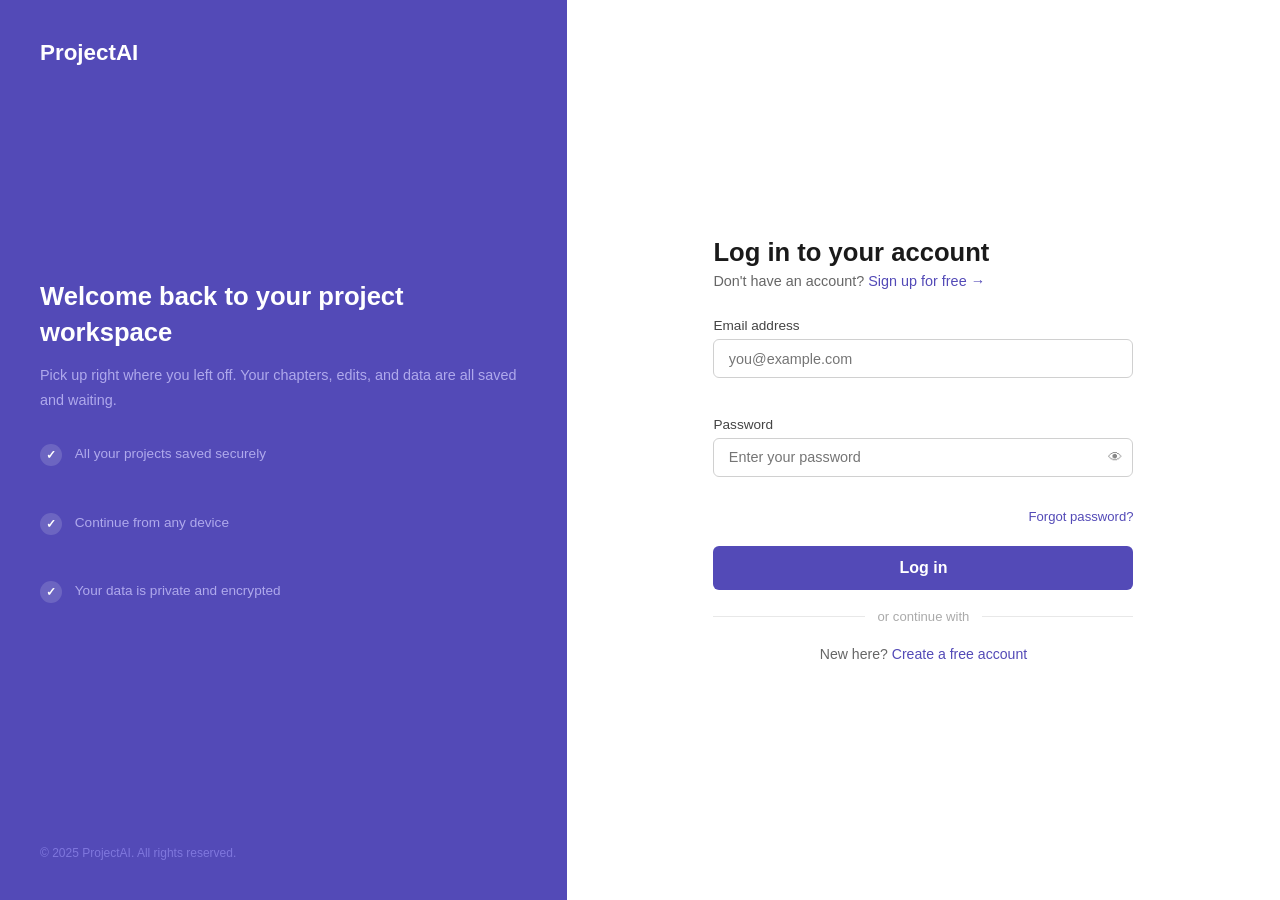
<file: login.html>
<!DOCTYPE html>
<html lang="en">
<head>
  <meta charset="UTF-8" />
  <meta name="viewport" content="width=device-width, initial-scale=1.0"/>
  <title>ProjectAI — Log In</title>
  <style>
    *, *::before, *::after { box-sizing: border-box; margin: 0; padding: 0; }
    body { font-family: -apple-system, BlinkMacSystemFont, 'Segoe UI', Roboto, sans-serif; color: #1a1a1a; background: #fff; }
    .auth-page { display: flex; min-height: 100vh; }
    .auth-left { flex: 1; background: #534AB7; padding: 2.5rem; display: flex; flex-direction: column; justify-content: space-between; min-width: 260px; }
    .auth-logo { font-size: 1.4rem; font-weight: 700; color: #fff; text-decoration: none; display: block; margin-bottom: 2rem; }
    .auth-left-content h2 { font-size: 1.6rem; font-weight: 600; color: #fff; margin-bottom: 0.8rem; line-height: 1.4; }
    .auth-left-content p { font-size: 0.9rem; color: #AFA9EC; line-height: 1.7; margin-bottom: 2rem; }
    .auth-features { display: flex; flex-direction: column; gap: 1rem; }
    .auth-feature { display: flex; align-items: flex-start; gap: 0.8rem; }
    .auth-feature-icon { min-width: 22px; height: 22px; border-radius: 50%; background: rgba(255,255,255,0.15); display: flex; align-items: center; justify-content: center; font-size: 0.75rem; color: #fff; font-weight: 700; }
    .auth-feature p { font-size: 0.85rem; color: #AFA9EC; line-height: 1.5; }
    .auth-left-bottom { font-size: 0.75rem; color: #7F77DD; margin-top: 2rem; }
    .auth-right { flex: 1.3; display: flex; align-items: center; justify-content: center; padding: 2.5rem; background: #fff; overflow-y: auto; }
    .auth-form-wrap { width: 100%; max-width: 420px; }
    .auth-form-header { margin-bottom: 1.8rem; }
    .auth-form-header h1 { font-size: 1.6rem; font-weight: 700; margin-bottom: 0.4rem; }
    .auth-form-header p { font-size: 0.9rem; color: #666; }
    .auth-form-header a { color: #534AB7; text-decoration: none; font-weight: 500; }
    .form-group { margin-bottom: 1.1rem; }
    .form-group label { display: block; font-size: 0.85rem; font-weight: 500; color: #444; margin-bottom: 0.4rem; }
    .form-group input { width: 100%; padding: 0.65rem 0.9rem; border: 1px solid #d0d0d0; border-radius: 6px; font-size: 0.9rem; color: #1a1a1a; background: #fff; transition: border-color 0.2s; font-family: inherit; }
    .form-group input:focus { outline: none; border-color: #534AB7; box-shadow: 0 0 0 3px rgba(83,74,183,0.1); }
    .error-msg { font-size: 0.78rem; color: #e53e3e; margin-top: 0.3rem; display: block; min-height: 1rem; }
    .password-wrap { position: relative; }
    .password-wrap input { padding-right: 2.5rem; }
    .eye-btn { position: absolute; right: 0.7rem; top: 50%; transform: translateY(-50%); background: none; border: none; cursor: pointer; font-size: 0.9rem; padding: 0; color: #888; }
    .form-forgot { text-align: right; margin-top: -0.5rem; margin-bottom: 1.3rem; }
    .form-forgot a { font-size: 0.82rem; color: #534AB7; text-decoration: none; }
    .btn-submit { width: 100%; padding: 0.8rem; font-size: 1rem; background: #534AB7; color: #fff; border: none; border-radius: 6px; font-weight: 600; cursor: pointer; display: flex; align-items: center; justify-content: center; gap: 0.5rem; font-family: inherit; transition: background 0.2s; margin-bottom: 1.2rem; }
    .btn-submit:hover { background: #3C3489; }
    .spinner { width: 16px; height: 16px; border: 2px solid rgba(255,255,255,0.4); border-top-color: #fff; border-radius: 50%; animation: spin 0.7s linear infinite; display: inline-block; }
    .hidden { display: none !important; }
    @keyframes spin { to { transform: rotate(360deg); } }
    .auth-divider { display: flex; align-items: center; gap: 0.8rem; margin: 1.2rem 0; color: #aaa; font-size: 0.82rem; }
    .auth-divider::before, .auth-divider::after { content: ''; flex: 1; height: 1px; background: #e8e8e8; }
    .btn-google { width: 100%; padding: 0.7rem; background: #fff; border: 1px solid #d0d0d0; border-radius: 6px; font-size: 0.9rem; color: #333; cursor: pointer; display: flex; align-items: center; justify-content: center; gap: 0.6rem; transition: background 0.2s; font-family: inherit; }
    .btn-google:hover { background: #f5f5f5; }
    .auth-switch { text-align: center; margin-top: 1.4rem; font-size: 0.88rem; color: #666; }
    .auth-switch a { color: #534AB7; text-decoration: none; font-weight: 500; }
    @media (max-width: 680px) {
      .auth-page { flex-direction: column; }
      .auth-left { padding: 1.5rem; min-width: unset; min-height: 160px; }
      .auth-left-content p, .auth-features { display: none; }
      .auth-left-content h2 { font-size: 1.2rem; margin-bottom: 0; }
      .auth-right { padding: 1.8rem 1.2rem; align-items: flex-start; }
      /* ── Google Sign In Button Fix ── */
.g_id_signin {
  width: 100% !important;
  display: flex !important;
  justify-content: center !important;
  margin: 0 auto !important;
}

.g_id_signin iframe {
  width: 100% !important;
  max-width: 100% !important;
}

@media (max-width: 680px) {
  .g_id_signin {
    width: 100% !important;
  }
  .g_id_signin iframe {
    width: 100% !important;
    max-width: 100% !important;
    min-width: unset !important;
  }
}
    }
  </style>
</head>
<body>
  <div class="auth-page">
    <div class="auth-left">
      <a href="index.html" class="auth-logo">ProjectAI</a>
      <div class="auth-left-content">
        <h2>Welcome back to your project workspace</h2>
        <p>Pick up right where you left off. Your chapters, edits, and data are all saved and waiting.</p>
        <div class="auth-features">
          <div class="auth-feature"><div class="auth-feature-icon">✓</div><p>All your projects saved securely</p></div>
          <div class="auth-feature"><div class="auth-feature-icon">✓</div><p>Continue from any device</p></div>
          <div class="auth-feature"><div class="auth-feature-icon">✓</div><p>Your data is private and encrypted</p></div>
        </div>
      </div>
      <div class="auth-left-bottom">&copy; 2025 ProjectAI. All rights reserved.</div>
    </div>
    <div class="auth-right">
      <div class="auth-form-wrap">
        <div class="auth-form-header">
          <h1>Log in to your account</h1>
          <p>Don't have an account? <a href="signup.html">Sign up for free &rarr;</a></p>
        </div>
        <form id="loginForm">
          <div class="form-group">
            <label for="email">Email address</label>
            <input type="email" id="email" placeholder="you@example.com" required />
            <span class="error-msg" id="emailError"></span>
          </div>
          <div class="form-group">
            <label for="password">Password</label>
            <div class="password-wrap">
              <input type="password" id="password" placeholder="Enter your password" required />
              <button type="button" class="eye-btn" id="togglePassword">👁</button>
            </div>
            <span class="error-msg" id="passwordError"></span>
          </div>
          <div class="form-forgot"><a href="#">Forgot password?</a></div>
          <button type="submit" class="btn-submit">
            <span id="loginBtnText">Log in</span>
            <span id="loginSpinner" class="spinner hidden"></span>
          </button>
        </form>
        <div class="auth-divider"><span>or continue with</span></div>
        <script src="https://accounts.google.com/gsi/client" async defer></script>
        <div id="g_id_onload"
          data-client_id="503035356984-fh1smk3ebr684hfdgamrkimtgepo153t.apps.googleusercontent.com"
          data-callback="handleGoogleLogin"
          data-auto_prompt="false">
        </div>
        <div class="g_id_signin"
          data-type="standard"
          data-size="large"
          data-theme="outline"
          data-text="sign_in_with"
          data-shape="rectangular"
          data-logo_alignment="left"
          data-width="400">
        </div>
        <p class="auth-switch">New here? <a href="signup.html">Create a free account</a></p>
      </div>
    </div>
  </div>

  <script>
    const API_URL = 'https://projectai-backend-production.up.railway.app';

    // ── Password Toggle ──
    document.getElementById('togglePassword').addEventListener('click', function () {
      const input = document.getElementById('password');
      input.type = input.type === 'password' ? 'text' : 'password';
      this.textContent = input.type === 'password' ? '👁' : '🙈';
    });

    // ── Login Form ──
    document.getElementById('loginForm').addEventListener('submit', function (e) {
      e.preventDefault();

      const email = document.getElementById('email');
      const password = document.getElementById('password');
      const emailError = document.getElementById('emailError');
      const passwordError = document.getElementById('passwordError');
      const loginBtnText = document.getElementById('loginBtnText');
      const loginSpinner = document.getElementById('loginSpinner');

      let valid = true;
      emailError.textContent = '';
      passwordError.textContent = '';

      if (!email.value.trim()) {
        emailError.textContent = 'Please enter your email address.';
        valid = false;
      } else if (!/^[^\s@]+@[^\s@]+\.[^\s@]+$/.test(email.value)) {
        emailError.textContent = 'Please enter a valid email address.';
        valid = false;
      }

      if (!password.value.trim()) {
        passwordError.textContent = 'Please enter your password.';
        valid = false;
      }

      if (valid) {
        loginBtnText.textContent = 'Logging in...';
        loginSpinner.classList.remove('hidden');

        fetch(API_URL + '/api/auth/login', {
          method: 'POST',
          headers: { 'Content-Type': 'application/json' },
          body: JSON.stringify({
            email: email.value,
            password: password.value
          })
        })
        .then(res => res.json())
        .then(data => {
          loginBtnText.textContent = 'Log in';
          loginSpinner.classList.add('hidden');
          if (data.token) {
            localStorage.setItem('token', data.token);
            localStorage.setItem('user', JSON.stringify(data.user));
            window.location.href = 'Dashboard.html';
          } else {
            emailError.textContent = data.message || 'Invalid email or password.';
          }
        })
        .catch(err => {
          loginBtnText.textContent = 'Log in';
          loginSpinner.classList.add('hidden');
          emailError.textContent = 'Could not connect to server. Please try again.';
        });
      }
    });

    // ── Google Login ──
  function handleGoogleLogin(response) {
  const btnText = document.getElementById('loginBtnText');
  const spinner = document.getElementById('loginSpinner');
  btnText.textContent = 'Logging in...';
  spinner.classList.remove('hidden');

  fetch(API_URL + '/api/auth/google', {
    method: 'POST',
    headers: { 'Content-Type': 'application/json' },
    body: JSON.stringify({ credential: response.credential })
  })
  .then(res => res.json())
  .then(data => {
    btnText.textContent = 'Log in';
    spinner.classList.add('hidden');
    if (data.token) {
      localStorage.setItem('token', data.token);
      localStorage.setItem('user', JSON.stringify(data.user));
      window.location.href = 'Dashboard.html';
    } else {
      document.getElementById('emailError').textContent = data.message || 'Google login failed.';
    }
  })
  .catch(err => {
    btnText.textContent = 'Log in';
    spinner.classList.add('hidden');
    document.getElementById('emailError').textContent = 'Could not connect to server.';
  });
}
  </script>
</body>
</html>
</file>
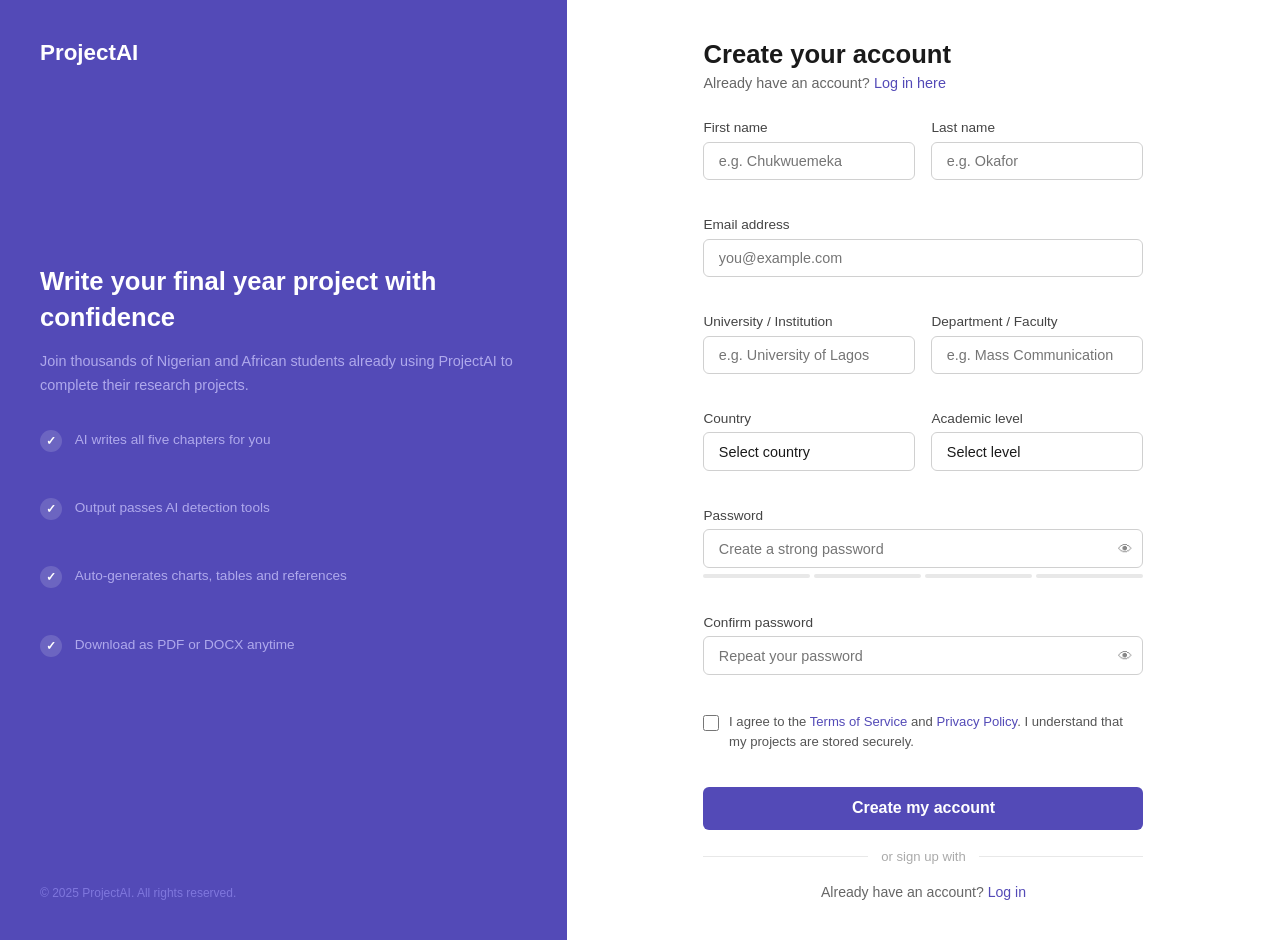
<file: signup.html>
<!DOCTYPE html>
<html lang="en">
<head>
  <meta charset="UTF-8" />
  <meta name="viewport" content="width=device-width, initial-scale=1.0"/>
  <title>ProjectAI — Create Account</title>
  <style>
    *, *::before, *::after { box-sizing: border-box; margin: 0; padding: 0; }
    body { font-family: -apple-system, BlinkMacSystemFont, 'Segoe UI', Roboto, sans-serif; color: #1a1a1a; background: #fff; }
    .auth-page { display: flex; min-height: 100vh; }
    .auth-left { flex: 1; background: #534AB7; padding: 2.5rem; display: flex; flex-direction: column; justify-content: space-between; min-width: 260px; }
    .auth-logo { font-size: 1.4rem; font-weight: 700; color: #fff; text-decoration: none; display: block; margin-bottom: 2rem; }
    .auth-left-content h2 { font-size: 1.6rem; font-weight: 600; color: #fff; margin-bottom: 0.8rem; line-height: 1.4; }
    .auth-left-content p { font-size: 0.9rem; color: #AFA9EC; line-height: 1.7; margin-bottom: 2rem; }
    .auth-features { display: flex; flex-direction: column; gap: 1rem; }
    .auth-feature { display: flex; align-items: flex-start; gap: 0.8rem; }
    .auth-feature-icon { min-width: 22px; height: 22px; border-radius: 50%; background: rgba(255,255,255,0.15); display: flex; align-items: center; justify-content: center; font-size: 0.75rem; color: #fff; font-weight: 700; }
    .auth-feature p { font-size: 0.85rem; color: #AFA9EC; line-height: 1.5; }
    .auth-left-bottom { font-size: 0.75rem; color: #7F77DD; margin-top: 2rem; }
    .auth-right { flex: 1.3; display: flex; align-items: center; justify-content: center; padding: 2.5rem; background: #fff; overflow-y: auto; }
    .auth-form-wrap { width: 100%; max-width: 440px; }
    .auth-form-header { margin-bottom: 1.8rem; }
    .auth-form-header h1 { font-size: 1.6rem; font-weight: 700; margin-bottom: 0.4rem; }
    .auth-form-header p { font-size: 0.9rem; color: #666; }
    .auth-form-header a { color: #534AB7; text-decoration: none; font-weight: 500; }
    .form-row { display: grid; grid-template-columns: 1fr 1fr; gap: 1rem; }
    .form-group { margin-bottom: 1rem; }
    .form-group label { display: block; font-size: 0.85rem; font-weight: 500; color: #444; margin-bottom: 0.4rem; }
    .form-group input, .form-group select { width: 100%; padding: 0.65rem 0.9rem; border: 1px solid #d0d0d0; border-radius: 6px; font-size: 0.9rem; color: #1a1a1a; background: #fff; transition: border-color 0.2s; font-family: inherit; appearance: none; }
    .form-group input:focus, .form-group select:focus { outline: none; border-color: #534AB7; box-shadow: 0 0 0 3px rgba(83,74,183,0.1); }
    .error-msg { font-size: 0.78rem; color: #e53e3e; margin-top: 0.3rem; display: block; min-height: 1rem; }
    .password-wrap { position: relative; }
    .password-wrap input { padding-right: 2.5rem; }
    .eye-btn { position: absolute; right: 0.7rem; top: 50%; transform: translateY(-50%); background: none; border: none; cursor: pointer; font-size: 0.9rem; padding: 0; color: #888; }
    .strength-bar { display: flex; gap: 4px; margin-top: 6px; }
    .strength-seg { flex: 1; height: 4px; border-radius: 2px; background: #e8e8e8; transition: background 0.3s; }
    .strength-label { font-size: 0.78rem; margin-top: 0.3rem; display: block; font-weight: 500; }
    .form-terms { display: flex; align-items: flex-start; gap: 0.6rem; margin-bottom: 1.2rem; }
    .form-terms input[type="checkbox"] { margin-top: 3px; accent-color: #534AB7; min-width: 16px; width: 16px; height: 16px; }
    .form-terms label { font-size: 0.82rem; color: #555; line-height: 1.5; cursor: pointer; }
    .form-terms a { color: #534AB7; text-decoration: none; }
    .btn-submit { width: 100%; padding: 0.8rem; font-size: 1rem; background: #534AB7; color: #fff; border: none; border-radius: 6px; font-weight: 600; cursor: pointer; display: flex; align-items: center; justify-content: center; gap: 0.5rem; transition: background 0.2s; font-family: inherit; margin-bottom: 1.2rem; }
    .btn-submit:hover { background: #3C3489; }
    .spinner { width: 16px; height: 16px; border: 2px solid rgba(255,255,255,0.4); border-top-color: #fff; border-radius: 50%; animation: spin 0.7s linear infinite; display: inline-block; }
    .hidden { display: none !important; }
    @keyframes spin { to { transform: rotate(360deg); } }
    .auth-divider { display: flex; align-items: center; gap: 0.8rem; margin: 1rem 0; color: #aaa; font-size: 0.82rem; }
    .auth-divider::before, .auth-divider::after { content: ''; flex: 1; height: 1px; background: #e8e8e8; }
    .btn-google { width: 100%; padding: 0.7rem; background: #fff; border: 1px solid #d0d0d0; border-radius: 6px; font-size: 0.9rem; color: #333; cursor: pointer; display: flex; align-items: center; justify-content: center; gap: 0.6rem; transition: background 0.2s; font-family: inherit; }
    .btn-google:hover { background: #f5f5f5; }
    .auth-switch { text-align: center; margin-top: 1.2rem; font-size: 0.88rem; color: #666; }
    .auth-switch a { color: #534AB7; text-decoration: none; font-weight: 500; }
    @media (max-width: 680px) {
      .auth-page { flex-direction: column; }
      .auth-left { padding: 1.5rem; min-width: unset; min-height: 160px; }
      .auth-left-content p, .auth-features { display: none; }
      .auth-left-content h2 { font-size: 1.2rem; margin-bottom: 0; }
      .auth-right { padding: 1.8rem 1.2rem; align-items: flex-start; }
      .form-row { grid-template-columns: 1fr; gap: 0; }
      /* ── Google Sign In Button Fix ── */
.g_id_signin {
  width: 100% !important;
  display: flex !important;
  justify-content: center !important;
  margin: 0 auto !important;
}

.g_id_signin iframe {
  width: 100% !important;
  max-width: 100% !important;
}

@media (max-width: 680px) {
  .g_id_signin {
    width: 100% !important;
  }
  .g_id_signin iframe {
    width: 100% !important;
    max-width: 100% !important;
    min-width: unset !important;
  }
}
    }
  </style>
</head>
<body>
  <div class="auth-page">
    <div class="auth-left">
      <a href="index.html" class="auth-logo">ProjectAI</a>
      <div class="auth-left-content">
        <h2>Write your final year project with confidence</h2>
        <p>Join thousands of Nigerian and African students already using ProjectAI to complete their research projects.</p>
        <div class="auth-features">
          <div class="auth-feature"><div class="auth-feature-icon">✓</div><p>AI writes all five chapters for you</p></div>
          <div class="auth-feature"><div class="auth-feature-icon">✓</div><p>Output passes AI detection tools</p></div>
          <div class="auth-feature"><div class="auth-feature-icon">✓</div><p>Auto-generates charts, tables and references</p></div>
          <div class="auth-feature"><div class="auth-feature-icon">✓</div><p>Download as PDF or DOCX anytime</p></div>
        </div>
      </div>
      <div class="auth-left-bottom">&copy; 2025 ProjectAI. All rights reserved.</div>
    </div>
    <div class="auth-right">
      <div class="auth-form-wrap">
        <div class="auth-form-header">
          <h1>Create your account</h1>
          <p>Already have an account? <a href="login.html">Log in here</a></p>
        </div>
        <form id="signupForm">
          <div class="form-row">
            <div class="form-group">
              <label for="firstName">First name</label>
              <input type="text" id="firstName" placeholder="e.g. Chukwuemeka" />
              <span class="error-msg" id="firstNameError"></span>
            </div>
            <div class="form-group">
              <label for="lastName">Last name</label>
              <input type="text" id="lastName" placeholder="e.g. Okafor" />
              <span class="error-msg" id="lastNameError"></span>
            </div>
          </div>
          <div class="form-group">
            <label for="signupEmail">Email address</label>
            <input type="email" id="signupEmail" placeholder="you@example.com" />
            <span class="error-msg" id="signupEmailError"></span>
          </div>
          <div class="form-row">
            <div class="form-group">
              <label for="university">University / Institution</label>
              <input type="text" id="university" placeholder="e.g. University of Lagos" />
              <span class="error-msg" id="universityError"></span>
            </div>
            <div class="form-group">
              <label for="department">Department / Faculty</label>
              <input type="text" id="department" placeholder="e.g. Mass Communication" />
              <span class="error-msg" id="departmentError"></span>
            </div>
          </div>
          <div class="form-row">
            <div class="form-group">
              <label for="country">Country</label>
              <select id="country">
                <option value="">Select country</option>
                <option value="nigeria">Nigeria</option>
                <option value="ghana">Ghana</option>
                <option value="kenya">Kenya</option>
                <option value="southafrica">South Africa</option>
                <option value="ethiopia">Ethiopia</option>
                <option value="tanzania">Tanzania</option>
                <option value="uganda">Uganda</option>
                <option value="other">Other</option>
              </select>
              <span class="error-msg" id="countryError"></span>
            </div>
            <div class="form-group">
              <label for="level">Academic level</label>
              <select id="level">
                <option value="">Select level</option>
                <option value="undergraduate">Undergraduate (Final year)</option>
                <option value="masters">Postgraduate (Masters)</option>
                <option value="phd">Postgraduate (PhD)</option>
              </select>
              <span class="error-msg" id="levelError"></span>
            </div>
          </div>
          <div class="form-group">
            <label for="signupPassword">Password</label>
            <div class="password-wrap">
              <input type="password" id="signupPassword" placeholder="Create a strong password" />
              <button type="button" class="eye-btn" id="toggleSignupPassword">👁</button>
            </div>
            <div class="strength-bar">
              <div class="strength-seg" id="seg1"></div>
              <div class="strength-seg" id="seg2"></div>
              <div class="strength-seg" id="seg3"></div>
              <div class="strength-seg" id="seg4"></div>
            </div>
            <span class="strength-label" id="strengthLabel"></span>
            <span class="error-msg" id="signupPasswordError"></span>
          </div>
          <div class="form-group">
            <label for="confirmPassword">Confirm password</label>
            <div class="password-wrap">
              <input type="password" id="confirmPassword" placeholder="Repeat your password" />
              <button type="button" class="eye-btn" id="toggleConfirmPassword">👁</button>
            </div>
            <span class="error-msg" id="confirmPasswordError"></span>
          </div>
          <div class="form-terms">
            <input type="checkbox" id="terms" />
            <label for="terms">I agree to the <a href="#">Terms of Service</a> and <a href="#">Privacy Policy</a>. I understand that my projects are stored securely.</label>
          </div>
          <span class="error-msg" id="termsError"></span>
          <button type="submit" class="btn-submit">
            <span id="signupBtnText">Create my account</span>
            <span id="signupSpinner" class="spinner hidden"></span>
          </button>
        </form>
        <div class="auth-divider"><span>or sign up with</span></div>
        <script src="https://accounts.google.com/gsi/client" async defer></script>
<div id="g_id_onload"
  data-client_id="503035356984-fh1smk3ebr684hfdgamrkimtgepo153t.apps.googleusercontent.com"
  data-callback="handleGoogleSignup"
  data-auto_prompt="false">
</div>
<div class="g_id_signin"
  data-type="standard"
  data-size="large"
  data-theme="outline"
  data-text="sign_in_with"
  data-shape="rectangular"
  data-logo_alignment="left"
  data-width="400">
</div>
        <p class="auth-switch">Already have an account? <a href="login.html">Log in</a></p>
      </div>
    </div>
  </div>

  <script>
    const API_URL = 'https://projectai-backend-production.up.railway.app';

    // ── Password Strength ──
    document.getElementById('signupPassword').addEventListener('input', function () {
      const val = this.value;
      const segs = [document.getElementById('seg1'), document.getElementById('seg2'), document.getElementById('seg3'), document.getElementById('seg4')];
      const label = document.getElementById('strengthLabel');
      const colors = { weak: '#e53e3e', fair: '#dd6b20', good: '#d69e2e', strong: '#38a169' };
      segs.forEach(s => s.style.background = '#e8e8e8');
      let strength = 0;
      if (val.length >= 6) strength++;
      if (val.length >= 10) strength++;
      if (/[A-Z]/.test(val) && /[0-9]/.test(val)) strength++;
      if (/[^A-Za-z0-9]/.test(val)) strength++;
      const levels = ['', 'weak', 'fair', 'good', 'strong'];
      const labels = ['', 'Weak', 'Fair', 'Good', 'Strong'];
      for (let i = 0; i < strength; i++) { segs[i].style.background = colors[levels[strength]]; }
      label.textContent = val.length > 0 ? labels[strength] : '';
      label.style.color = colors[levels[strength]] || '';
    });

    // ── Password Toggles ──
    document.getElementById('toggleSignupPassword').addEventListener('click', function () {
      const input = document.getElementById('signupPassword');
      input.type = input.type === 'password' ? 'text' : 'password';
      this.textContent = input.type === 'password' ? '👁' : '🙈';
    });

    document.getElementById('toggleConfirmPassword').addEventListener('click', function () {
      const input = document.getElementById('confirmPassword');
      input.type = input.type === 'password' ? 'text' : 'password';
      this.textContent = input.type === 'password' ? '👁' : '🙈';
    });

    // ── Form Validation ──
    document.getElementById('signupForm').addEventListener('submit', function (e) {
      e.preventDefault();
      let valid = true;
      document.querySelectorAll('.error-msg').forEach(el => el.textContent = '');

      const fields = [
        { id: 'firstName', error: 'firstNameError', msg: 'First name is required.' },
        { id: 'lastName', error: 'lastNameError', msg: 'Last name is required.' },
        { id: 'university', error: 'universityError', msg: 'University name is required.' },
        { id: 'department', error: 'departmentError', msg: 'Department is required.' }
      ];

      fields.forEach(f => {
        if (!document.getElementById(f.id).value.trim()) {
          document.getElementById(f.error).textContent = f.msg;
          valid = false;
        }
      });

      const email = document.getElementById('signupEmail');
      if (!email.value.trim()) {
        document.getElementById('signupEmailError').textContent = 'Email address is required.';
        valid = false;
      } else if (!/^[^\s@]+@[^\s@]+\.[^\s@]+$/.test(email.value)) {
        document.getElementById('signupEmailError').textContent = 'Please enter a valid email.';
        valid = false;
      }

      if (!document.getElementById('country').value) {
        document.getElementById('countryError').textContent = 'Please select your country.';
        valid = false;
      }

      if (!document.getElementById('level').value) {
        document.getElementById('levelError').textContent = 'Please select your academic level.';
        valid = false;
      }

      const pwd = document.getElementById('signupPassword');
      const confirmPwd = document.getElementById('confirmPassword');

      if (!pwd.value.trim()) {
        document.getElementById('signupPasswordError').textContent = 'Password is required.';
        valid = false;
      } else if (pwd.value.length < 6) {
        document.getElementById('signupPasswordError').textContent = 'Password must be at least 6 characters.';
        valid = false;
      }

      if (!confirmPwd.value.trim()) {
        document.getElementById('confirmPasswordError').textContent = 'Please confirm your password.';
        valid = false;
      } else if (confirmPwd.value !== pwd.value) {
        document.getElementById('confirmPasswordError').textContent = 'Passwords do not match.';
        valid = false;
      }

      if (!document.getElementById('terms').checked) {
        document.getElementById('termsError').textContent = 'You must agree to the terms to continue.';
        valid = false;
      }

      if (valid) {
        const btnText = document.getElementById('signupBtnText');
        const spinner = document.getElementById('signupSpinner');
        btnText.textContent = 'Creating account...';
        spinner.classList.remove('hidden');

        fetch(API_URL + '/api/auth/register', {
          method: 'POST',
          headers: { 'Content-Type': 'application/json' },
          body: JSON.stringify({
            firstName: document.getElementById('firstName').value,
            lastName: document.getElementById('lastName').value,
            email: email.value,
            password: pwd.value,
            university: document.getElementById('university').value,
            department: document.getElementById('department').value,
            country: document.getElementById('country').value,
            level: document.getElementById('level').value
          })
        })
        .then(res => res.json())
        .then(data => {
          btnText.textContent = 'Create my account';
          spinner.classList.add('hidden');
          if (data.token) {
            localStorage.setItem('token', data.token);
            localStorage.setItem('user', JSON.stringify(data.user));
            window.location.href = 'Dashboard.html';
          } else {
            document.getElementById('signupEmailError').textContent = data.message || 'Something went wrong. Please try again.';
          }
        })
        .catch(err => {
          btnText.textContent = 'Create my account';
          spinner.classList.add('hidden');
          document.getElementById('signupEmailError').textContent = 'Could not connect to server. Please try again.';
        });
      }
    });

    // ── Google Signup ──
    function handleGoogleSignup(response) {
  fetch(API_URL + '/api/auth/google', {
    method: 'POST',
    headers: { 'Content-Type': 'application/json' },
    body: JSON.stringify({ credential: response.credential })
  })
  .then(res => res.json())
  .then(data => {
    if (data.token) {
      localStorage.setItem('token', data.token);
      localStorage.setItem('user', JSON.stringify(data.user));
      window.location.href = 'Dashboard.html';
    } else {
      document.getElementById('signupEmailError').textContent = data.message || 'Google signup failed.';
    }
  })
  .catch(err => {
    document.getElementById('signupEmailError').textContent = 'Could not connect to server.';
  });
}
  </script>
</body>
</html>
</file>
